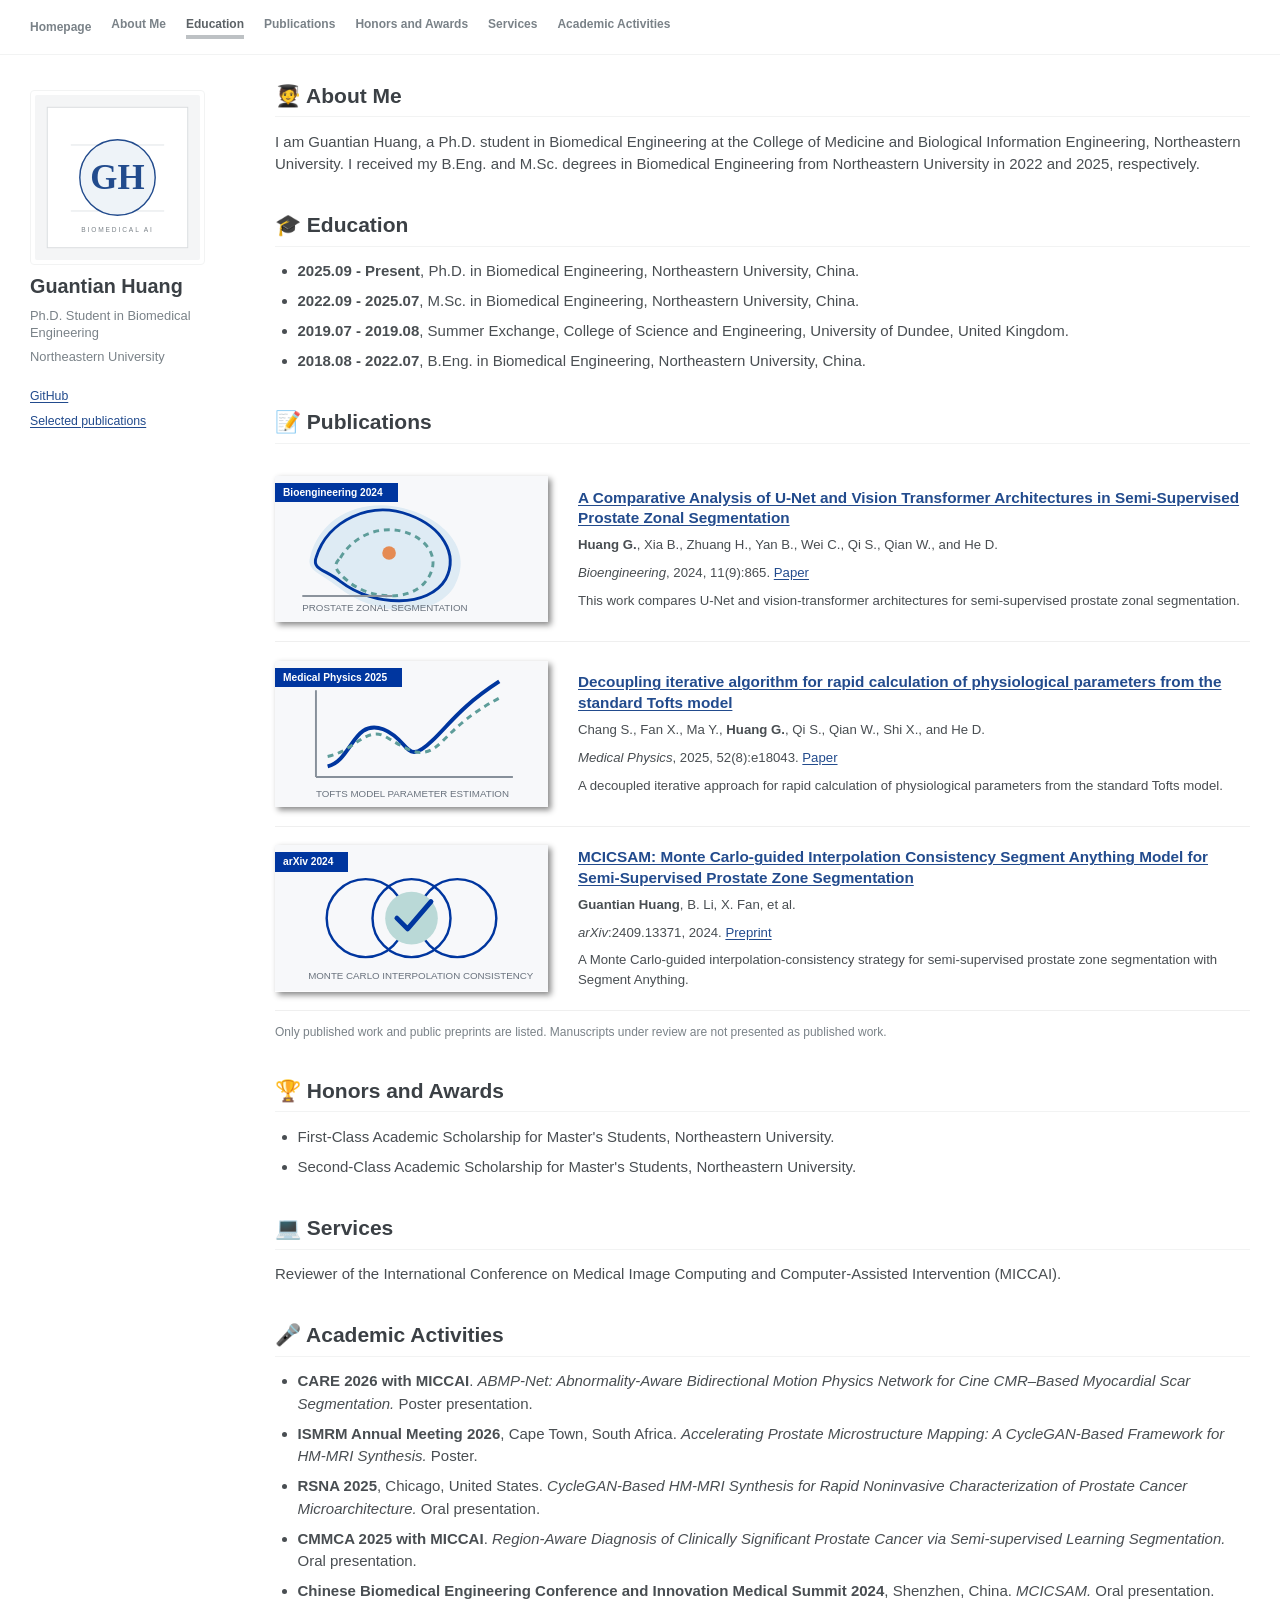
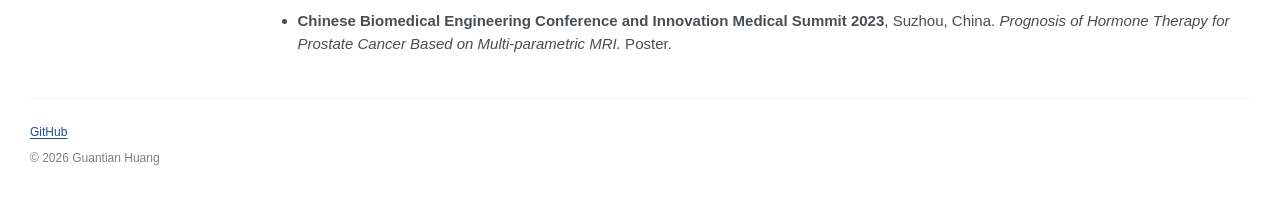
<file: index.html>
<!doctype html>
<html lang="en">
  <head>
    <meta charset="utf-8">
    <meta name="viewport" content="width=device-width, initial-scale=1">
    <meta name="description" content="Academic homepage of Guantian Huang, a Ph.D. student in Biomedical Engineering at Northeastern University. Publications, education, and academic service.">
    <meta name="author" content="Guantian Huang">
    <meta name="theme-color" content="#ffffff">
    <title>Guantian Huang | Northeastern University | Academic Homepage</title>
    <link rel="canonical" href="https://guantianhuangg.github.io/">
    <meta property="og:type" content="profile">
    <meta property="og:url" content="https://guantianhuangg.github.io/">
    <meta property="og:title" content="Guantian Huang | Northeastern University | Academic Homepage">
    <meta property="og:description" content="Ph.D. student in Biomedical Engineering at Northeastern University. Publications, education, and academic service.">
    <meta property="og:site_name" content="Guantian Huang">
    <meta property="og:locale" content="en_US">
    <meta property="profile:first_name" content="Guantian">
    <meta property="profile:last_name" content="Huang">
    <meta name="twitter:card" content="summary">
    <meta name="twitter:title" content="Guantian Huang | Northeastern University | Academic Homepage">
    <meta name="twitter:description" content="Ph.D. student in Biomedical Engineering at Northeastern University. Publications, education, and academic service.">
    <link rel="icon" href="profile-monogram.svg" type="image/svg+xml">
    <link rel="stylesheet" href="styles.css">
    <script type="application/ld+json">
    {
      "@context": "https://schema.org",
      "@type": "ProfilePage",
      "@id": "https://guantianhuangg.github.io/#profile-page",
      "url": "https://guantianhuangg.github.io/",
      "name": "Guantian Huang | Northeastern University | Academic Homepage",
      "description": "Academic homepage of Guantian Huang, a Ph.D. student in Biomedical Engineering at Northeastern University. Publications, education, and academic service.",
      "inLanguage": "en",
      "mainEntity": {
        "@type": "Person",
        "@id": "https://guantianhuangg.github.io/#person",
        "name": "Guantian Huang",
        "givenName": "Guantian",
        "familyName": "Huang",
        "url": "https://guantianhuangg.github.io/",
        "description": "Ph.D. student in Biomedical Engineering at Northeastern University.",
        "affiliation": {
          "@type": "CollegeOrUniversity",
          "name": "Northeastern University",
          "address": {
            "@type": "PostalAddress",
            "addressCountry": "CN"
          }
        },
        "sameAs": ["https://github.com/GuantianHuangg"]
      }
    }
    </script>
  </head>
  <body>
    <a class="skip-link" href="#main-content">Skip to main content</a>

    <header class="masthead" id="top">
      <div class="masthead__inner-wrap">
        <a class="masthead__menu-item masthead__menu-item--home" href="#about">Homepage</a>
        <button class="masthead__toggle" type="button" aria-expanded="false" aria-controls="site-navigation">
          <span class="screen-reader-text">Toggle navigation</span>
          <span aria-hidden="true"></span>
          <span aria-hidden="true"></span>
          <span aria-hidden="true"></span>
        </button>
        <nav class="greedy-nav" id="site-navigation" aria-label="Primary navigation">
          <a href="#about">About Me</a>
          <a href="#education">Education</a>
          <a href="#publications">Publications</a>
          <a href="#honors">Honors and Awards</a>
          <a href="#services">Services</a>
          <a href="#activities">Academic Activities</a>
        </nav>
      </div>
    </header>

    <div id="main" role="main">
      <aside class="sidebar" aria-label="Author profile">
        <div class="author__avatar">
          <img src="profile-monogram.svg" alt="Guantian Huang profile monogram" width="175" height="175">
        </div>
        <div class="author__content">
          <h2 class="author__name">Guantian Huang</h2>
          <p class="author__bio">Ph.D. Student in Biomedical Engineering</p>
          <p class="author__institution">Northeastern University</p>
        </div>
        <div class="author__urls-wrapper">
          <ul class="author__urls social-icons">
            <li><a href="https://github.com/GuantianHuangg" target="_blank" rel="noreferrer">GitHub</a></li>
            <li><a href="#publications">Selected publications</a></li>
          </ul>
        </div>
      </aside>

      <article class="page" id="main-content">
        <section class="page__content" id="about" aria-labelledby="about-title">
          <h1 id="about-title">🧑‍🎓 About Me</h1>
          <p>I am Guantian Huang, a Ph.D. student in Biomedical Engineering at the College of Medicine and Biological Information Engineering, Northeastern University. I received my B.Eng. and M.Sc. degrees in Biomedical Engineering from Northeastern University in 2022 and 2025, respectively.</p>
        </section>

        <section class="page__content" id="education" aria-labelledby="education-title">
          <h1 id="education-title">🎓 Education</h1>
          <ul>
            <li><strong>2025.09 - Present</strong>, Ph.D. in Biomedical Engineering, Northeastern University, China.</li>
            <li><strong>2022.09 - 2025.07</strong>, M.Sc. in Biomedical Engineering, Northeastern University, China.</li>
            <li><strong>2019.07 - 2019.08</strong>, Summer Exchange, College of Science and Engineering, University of Dundee, United Kingdom.</li>
            <li><strong>2018.08 - 2022.07</strong>, B.Eng. in Biomedical Engineering, Northeastern University, China.</li>
          </ul>
        </section>

        <section class="page__content" id="publications" aria-labelledby="publications-title">
          <h1 id="publications-title">📝 Publications</h1>

          <article class="archive__item">
            <div class="archive__item-teaser teaser--seg" aria-hidden="true">
              <span class="teaser__badge">Bioengineering 2024</span>
              <svg viewBox="0 0 280 150" role="presentation"><rect width="280" height="150" fill="#f7f8fa"/><path d="M36 83c11-43 56-63 103-48 36 11 65 42 45 78-20 34-82 31-119 1C46 99 32 97 36 83Z" fill="#deebf4"/><path d="M42 84c12-39 56-59 96-44 32 12 51 39 37 66-17 29-73 29-108 2-15-12-29-12-25-24Z" fill="none" stroke="#00369f" stroke-width="3"/><path d="M67 84c16-27 49-36 75-23 21 11 27 31 11 49-18 20-58 15-78-2-12-10-17-16-8-24Z" fill="none" stroke="#5e9d9a" stroke-width="3" stroke-dasharray="6 5"/><circle cx="117" cy="79" r="7" fill="#e58b53"/><path d="M28 123h92" stroke="#8b939c" stroke-width="2"/><text x="28" y="138" fill="#69727d" font-family="Helvetica, Arial, sans-serif" font-size="10">PROSTATE ZONAL SEGMENTATION</text></svg>
            </div>
            <div class="archive__item-body">
              <h2 class="archive__item-title"><a href="https://www.mdpi.com/2306-5354/11/9/865" target="_blank" rel="noreferrer">A Comparative Analysis of U-Net and Vision Transformer Architectures in Semi-Supervised Prostate Zonal Segmentation</a></h2>
              <p><strong>Huang G.</strong>, Xia B., Zhuang H., Yan B., Wei C., Qi S., Qian W., and He D.</p>
              <p><em>Bioengineering</em>, 2024, 11(9):865. <a href="https://doi.org/10.3390/bioengineering11090865" target="_blank" rel="noreferrer">Paper</a></p>
              <p>This work compares U-Net and vision-transformer architectures for semi-supervised prostate zonal segmentation.</p>
            </div>
          </article>

          <article class="archive__item">
            <div class="archive__item-teaser teaser--curve" aria-hidden="true">
              <span class="teaser__badge">Medical Physics 2025</span>
              <svg viewBox="0 0 280 150" role="presentation"><rect width="280" height="150" fill="#f7f8fa"/><path d="M42 119H244M42 119V30" fill="none" stroke="#87909a" stroke-width="2"/><path d="M54 108C79 102 80 59 111 70c28 11 22 39 50 12 18-17 29-35 69-61" fill="none" stroke="#00369f" stroke-width="4"/><path d="M54 98c28-6 40-32 60-20 26 15 38 25 59 3 15-15 29-28 57-43" fill="none" stroke="#5e9d9a" stroke-width="3" stroke-dasharray="6 5"/><text x="42" y="140" fill="#69727d" font-family="Helvetica, Arial, sans-serif" font-size="10">TOFTS MODEL PARAMETER ESTIMATION</text></svg>
            </div>
            <div class="archive__item-body">
              <h2 class="archive__item-title"><a href="https://pubmed.ncbi.nlm.nih.gov/40804784/" target="_blank" rel="noreferrer">Decoupling iterative algorithm for rapid calculation of physiological parameters from the standard Tofts model</a></h2>
              <p>Chang S., Fan X., Ma Y., <strong>Huang G.</strong>, Qi S., Qian W., Shi X., and He D.</p>
              <p><em>Medical Physics</em>, 2025, 52(8):e18043. <a href="https://doi.org/10.1002/mp.18043" target="_blank" rel="noreferrer">Paper</a></p>
              <p>A decoupled iterative approach for rapid calculation of physiological parameters from the standard Tofts model.</p>
            </div>
          </article>

          <article class="archive__item">
            <div class="archive__item-teaser teaser--mcic" aria-hidden="true">
              <span class="teaser__badge">arXiv 2024</span>
              <svg viewBox="0 0 280 150" role="presentation"><rect width="280" height="150" fill="#f7f8fa"/><g fill="none" stroke="#00369f" stroke-width="2.5"><circle cx="93" cy="75" r="40"/><circle cx="140" cy="75" r="40"/><circle cx="187" cy="75" r="40"/></g><circle cx="140" cy="75" r="27" fill="#bad9d7"/><path d="M125 75l11 11 24-28" fill="none" stroke="#00369f" stroke-width="5" stroke-linecap="round" stroke-linejoin="round"/><text x="34" y="137" fill="#69727d" font-family="Helvetica, Arial, sans-serif" font-size="10">MONTE CARLO INTERPOLATION CONSISTENCY</text></svg>
            </div>
            <div class="archive__item-body">
              <h2 class="archive__item-title"><a href="https://arxiv.org/abs/2409.13371" target="_blank" rel="noreferrer">MCICSAM: Monte Carlo-guided Interpolation Consistency Segment Anything Model for Semi-Supervised Prostate Zone Segmentation</a></h2>
              <p><strong>Guantian Huang</strong>, B. Li, X. Fan, et al.</p>
              <p><em>arXiv</em>:2409.13371, 2024. <a href="https://arxiv.org/abs/2409.13371" target="_blank" rel="noreferrer">Preprint</a></p>
              <p>A Monte Carlo-guided interpolation-consistency strategy for semi-supervised prostate zone segmentation with Segment Anything.</p>
            </div>
          </article>
          <p class="small-note">Only published work and public preprints are listed. Manuscripts under review are not presented as published work.</p>
        </section>

        <section class="page__content" id="honors" aria-labelledby="honors-title">
          <h1 id="honors-title">🏆 Honors and Awards</h1>
          <ul>
            <li>First-Class Academic Scholarship for Master's Students, Northeastern University.</li>
            <li>Second-Class Academic Scholarship for Master's Students, Northeastern University.</li>
          </ul>
        </section>

        <section class="page__content" id="services" aria-labelledby="services-title">
          <h1 id="services-title">💻 Services</h1>
          <p>Reviewer of the International Conference on Medical Image Computing and Computer-Assisted Intervention (MICCAI).</p>
        </section>

        <section class="page__content" id="activities" aria-labelledby="activities-title">
          <h1 id="activities-title">🎤 Academic Activities</h1>
          <ul>
            <li><strong>CARE 2026 with MICCAI</strong>. <em>ABMP-Net: Abnormality-Aware Bidirectional Motion Physics Network for Cine CMR–Based Myocardial Scar Segmentation.</em> Poster presentation.</li>
            <li><strong>ISMRM Annual Meeting 2026</strong>, Cape Town, South Africa. <em>Accelerating Prostate Microstructure Mapping: A CycleGAN-Based Framework for HM-MRI Synthesis.</em> Poster.</li>
            <li><strong>RSNA 2025</strong>, Chicago, United States. <em>CycleGAN-Based HM-MRI Synthesis for Rapid Noninvasive Characterization of Prostate Cancer Microarchitecture.</em> Oral presentation.</li>
            <li><strong>CMMCA 2025 with MICCAI</strong>. <em>Region-Aware Diagnosis of Clinically Significant Prostate Cancer via Semi-supervised Learning Segmentation.</em> Oral presentation.</li>
            <li><strong>Chinese Biomedical Engineering Conference and Innovation Medical Summit 2024</strong>, Shenzhen, China. <em>MCICSAM.</em> Oral presentation.</li>
            <li><strong>Chinese Biomedical Engineering Conference and Innovation Medical Summit 2023</strong>, Suzhou, China. <em>Prognosis of Hormone Therapy for Prostate Cancer Based on Multi-parametric MRI.</em> Poster.</li>
          </ul>
        </section>
      </article>
    </div>

    <footer class="page__footer">
      <div class="page__footer-follow"><a href="https://github.com/GuantianHuangg" target="_blank" rel="noreferrer">GitHub</a></div>
      <div class="page__footer-copyright">© <span id="year"></span> Guantian Huang</div>
    </footer>

    <script src="script.js"></script>
  </body>
</html>
</file>
<file: styles.css>
:root {
  --text: #494e52;
  --muted: #7a8288;
  --line: #f2f3f3;
  --link: #224b8d;
  --link-hover: #14376e;
  --badge: #00369f;
  --teal: #5e9d9a;
  --page: 925px;
  --large-page: 1280px;
}

* { box-sizing: border-box; }
html { scroll-behavior: smooth; scroll-padding-top: 64px; }
body {
  margin: 0;
  min-width: 320px;
  color: var(--text);
  background: #fff;
  font-family: "Trebuchet MS", Helvetica, Arial, sans-serif;
  font-size: 15px;
  line-height: 1.5;
}

a { color: var(--link); text-decoration: underline; text-underline-offset: 2px; }
a:hover, a:focus { color: var(--link-hover); }
p { margin: 0 0 .75em; }
ul { margin: 0 0 .75em; padding-left: 1.5em; }
li { margin-bottom: .5em; }
img { max-width: 100%; }
.screen-reader-text { position: absolute; width: 1px; height: 1px; padding: 0; margin: -1px; overflow: hidden; clip: rect(0, 0, 0, 0); white-space: nowrap; border: 0; }
.skip-link { position: fixed; z-index: 100; top: -4rem; left: 1rem; padding: .5rem .7rem; color: #fff; background: var(--link); text-decoration: none; }
.skip-link:focus { top: .75rem; }

.masthead {
  position: sticky;
  top: 0;
  z-index: 20;
  width: 100%;
  background: rgba(255, 255, 255, .97);
  border-bottom: 1px solid var(--line);
}
.masthead__inner-wrap {
  position: relative;
  display: flex;
  align-items: center;
  width: min(var(--page), calc(100% - 30px));
  min-height: 54px;
  margin: 0 auto;
}
.masthead a { color: var(--muted); font-size: .8em; font-weight: 700; text-decoration: none; white-space: nowrap; }
.masthead a:hover, .masthead a:focus, .masthead a.is-active { color: #5c6266; }
.masthead a:not(.masthead__menu-item--home)::after { display: block; width: 100%; height: 4px; margin-top: 2px; content: ""; background: #bdc1c4; transform: scaleX(0); transform-origin: left; transition: transform .2s ease; }
.masthead a:hover::after, .masthead a:focus::after, .masthead a.is-active::after { transform: scaleX(1); }
.masthead__menu-item--home { margin-right: 1.25rem; }
.greedy-nav { display: flex; align-items: center; gap: 1.25rem; }
.masthead__toggle { display: none; margin-left: auto; padding: .4rem .2rem; color: var(--muted); background: transparent; border: 0; cursor: pointer; }
.masthead__toggle span[aria-hidden] { display: block; width: 21px; height: 2px; margin: 4px 0; background: currentColor; }

#main {
  display: block;
  width: min(var(--page), calc(100% - 30px));
  margin: 15px auto 0;
}
.sidebar { margin-bottom: 1.75rem; }
.author__avatar { float: left; width: 75px; height: 75px; margin: 0 10px 0 0; padding: 4px; background: #fff; border: 1px solid #f2f3f3; border-radius: 4px; }
.author__avatar img { display: block; width: 100%; height: 100%; border-radius: 2px; }
.author__content { min-height: 75px; }
.author__name { margin: 0 0 4px; color: #3b4045; font-size: 1.15em; line-height: 1.2; }
.author__bio, .author__institution { margin: 0 0 2px; color: var(--muted); font-size: .82em; line-height: 1.35; }
.author__urls-wrapper { clear: both; padding-top: .7rem; }
.author__urls { margin: 0; padding: 0; list-style: none; }
.author__urls li { display: inline-block; margin: 0 1rem 0 0; font-size: .82em; }

.page { min-width: 0; }
.page__content { scroll-margin-top: 64px; }
.page__content > h1 {
  margin: 0 0 .85rem;
  padding: .8rem 0 .5rem;
  color: #3b4045;
  border-bottom: 1px solid #f2f3f3;
  font-size: 1.4em;
  font-weight: 700;
  line-height: 1.2;
}
.page__content + .page__content { margin-top: 1.5rem; }
.page__content p, .page__content li { font-size: 1em; }

.archive__item { display: grid; grid-template-columns: minmax(140px, 28%) minmax(0, 1fr); gap: 30px; padding: 18.75px 0; border-bottom: 1px solid #efefef; }
.archive__item-teaser { position: relative; align-self: center; overflow: hidden; width: 100%; max-width: 280px; min-height: 120px; box-shadow: 3px 3px 6px #888; }
.archive__item-teaser svg { display: block; width: 100%; height: auto; min-height: 120px; }
.teaser__badge { position: absolute; z-index: 1; top: 7px; left: -7px; padding: 3px 15px; color: #fff; background: var(--badge); font-size: .68em; font-weight: 700; line-height: 1.3; }
.archive__item-body { align-self: center; min-width: 0; }
.archive__item-title { margin: 0 0 .4rem; color: #3b4045; font-size: 1.02em; line-height: 1.35; }
.archive__item-title a { color: var(--link); }
.archive__item-body p { margin-bottom: .5rem; font-size: .88em; line-height: 1.5; }
.archive__item-body p:last-child { margin-bottom: 0; }
.small-note { margin-top: .75rem; color: var(--muted); font-size: .8em !important; }

.page__footer { width: min(var(--page), calc(100% - 30px)); margin: 2rem auto 0; padding: 1.5rem 0 2rem; color: var(--muted); border-top: 1px solid var(--line); font-size: .8em; }
.page__footer-follow { margin-bottom: .5rem; }

@media (min-width: 768px) {
  .masthead__inner-wrap, #main, .page__footer { width: min(var(--page), calc(100% - 60px)); }
  .author__name { font-size: 1.32em; }
}

@media (min-width: 925px) {
  #main { display: grid; grid-template-columns: 175px minmax(0, 1fr); column-gap: 44px; align-items: start; }
  .sidebar { position: sticky; top: 90px; margin: 0; }
  .author__avatar { float: none; width: 175px; height: 175px; margin: 0 0 10px; }
  .author__content { min-height: 0; }
  .author__name { margin: 10px 0 8px; }
  .author__bio, .author__institution { margin-bottom: 6px; font-size: .86em; }
  .author__urls-wrapper { padding-top: 1rem; }
  .author__urls li { display: block; margin: 0 0 .4rem; }
  .page { padding-left: 2px; }
}

@media (min-width: 1280px) {
  .masthead__inner-wrap, #main, .page__footer { width: min(var(--large-page), calc(100% - 60px)); }
  #main { grid-template-columns: 195px minmax(0, 1fr); column-gap: 48px; }
  .author__avatar { width: 175px; height: 175px; }
}

@media (max-width: 924px) {
  .masthead__inner-wrap { justify-content: space-between; }
  .masthead__toggle { display: block; }
  .greedy-nav { position: absolute; top: calc(100% + 1px); right: 0; left: 0; display: none; gap: 0; padding: .3rem .65rem .55rem; background: #fff; border: 1px solid var(--line); border-top: 0; box-shadow: 0 7px 14px rgba(0, 0, 0, .05); }
  .greedy-nav.is-open { display: grid; }
  .greedy-nav a { padding: .55rem .35rem; }
  .masthead__menu-item--home { margin-right: 0; }
}

@media (max-width: 767px) {
  .archive__item { grid-template-columns: 1fr; gap: 14px; }
  .archive__item-body { order: 1; }
  .archive__item-teaser { order: 2; width: 70%; margin: 0 auto; }
  .archive__item-title { font-size: 1em; }
}

@media (prefers-reduced-motion: reduce) {
  html { scroll-behavior: auto; }
  *, *::before, *::after { transition: none !important; }
}
</file>
